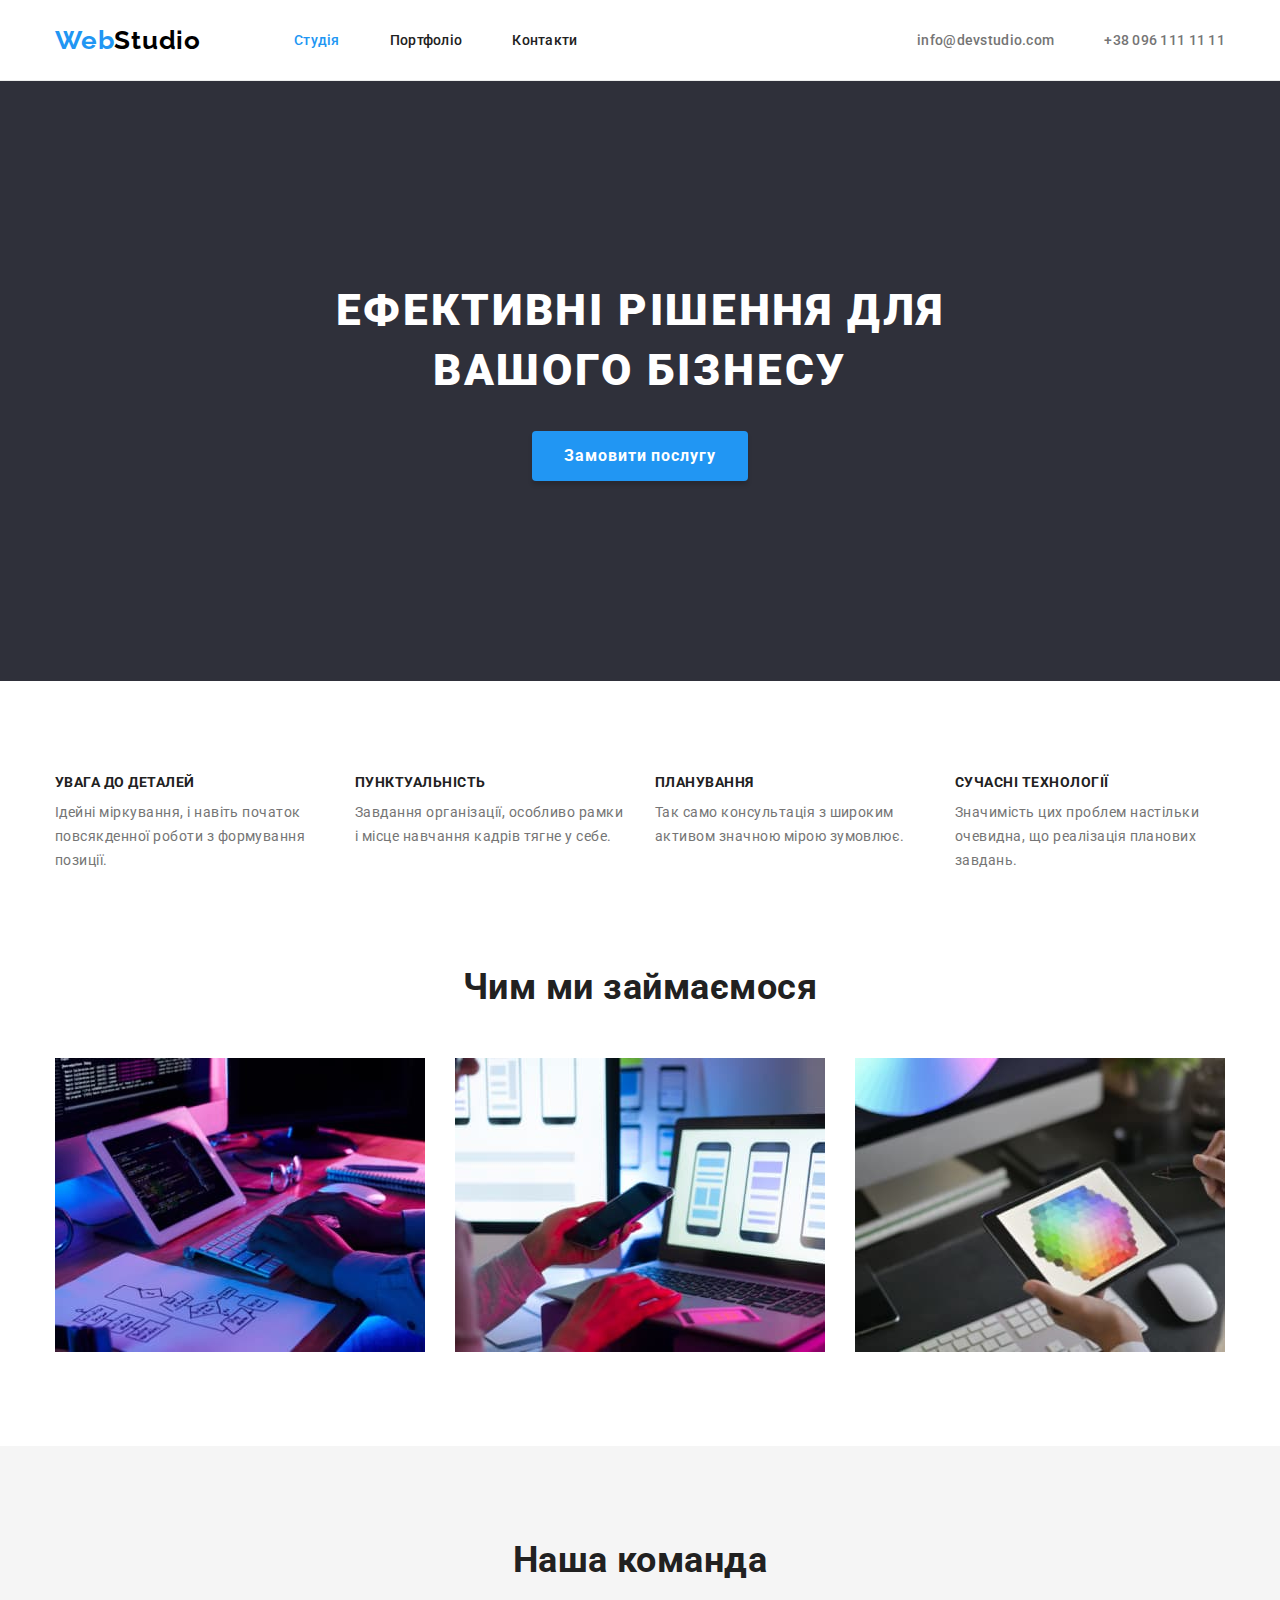
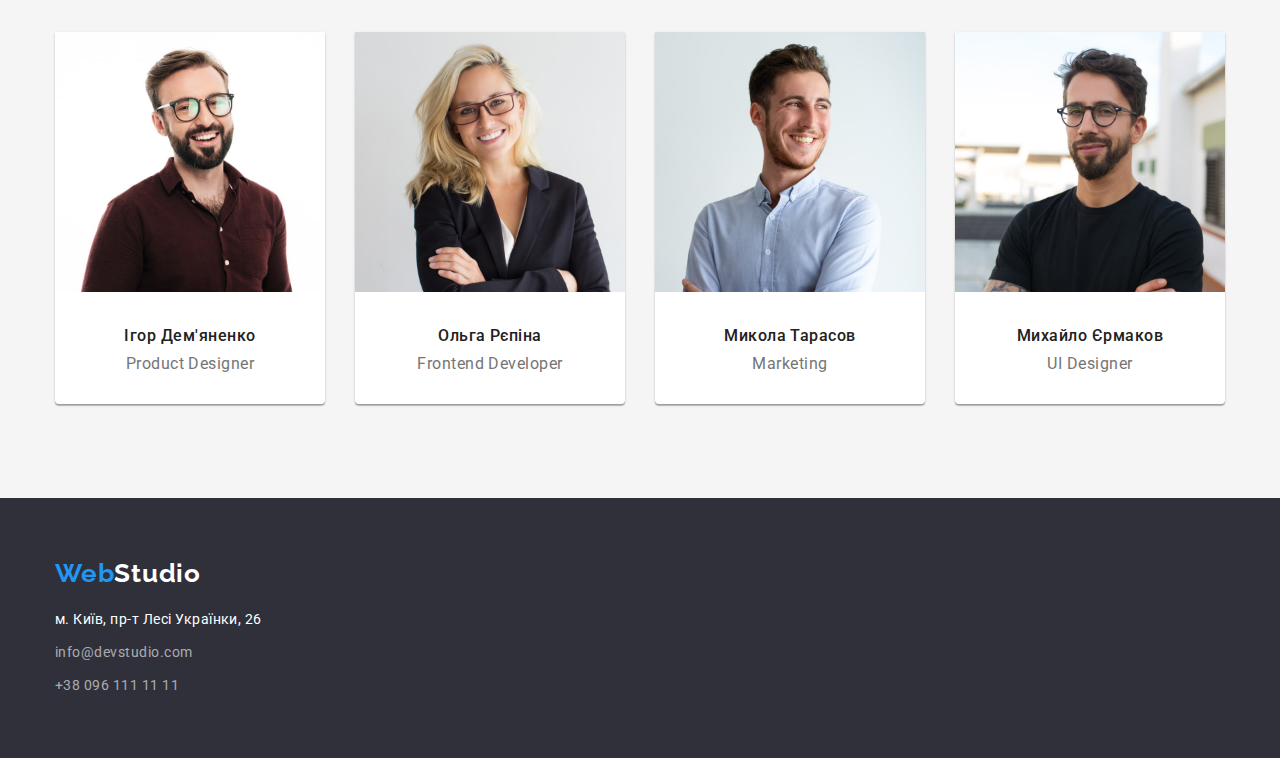
<file: index.html>
<!DOCTYPE html>
<html lang="uk-ua">
<head>
    <meta charset="UTF-8">
    <meta http-equiv="X-UA-Compatible" content="IE=edge">
    <meta name="viewport" content="width=device-width, initial-scale=1.0">
    <title>Студія</title>
    <!-- Підключаємо стилі -->
    <link rel="stylesheet" href="https://cdnjs.cloudflare.com/ajax/libs/modern-normalize/1.1.0/modern-normalize.min.css">
    <link rel="stylesheet" href="./css/styles.css">
    <link rel="stylesheet" href="https://fonts.googleapis.com/css2?family=Raleway:wght@700&family=Roboto:wght@400;500;700;900&display=swap">
</head>
<body>
   
<header class="headernav">
  <div class="container main-nav">
    <nav class="nav">
    <!-- Верхня лінія -->
    <!-- Лого -->
    <a href="./index.html" class="logo"><span>Web</span>Studio</a>
    <!-- Меню -->
    <ul class="nav">
      <li class="item"><a href="./index.html" class="site-nav--active">Студія</a></li>
      <li class="item"><a href="./portfolio.html" class="site-nav">Портфоліо</a></li>
      <li class="item"><a href="" class="site-nav">Контакти</a></li>
    </ul>
    </nav>
    <!-- Контакти -->
    <ul class="nav auth">
      <li class="item"><a href="mailto:info@devstudio.com" class="contact-nav">info@devstudio.com</a></li>
      <li class="item"><a href="tel:+380961111111" class="contact-nav">+38 096 111 11 11</a></li>
    </ul>
  </div>
</header>

<main>

<!-- Шапка -->
  <section class="headerbar">
    <h1 class="headerbar-titlle">Ефективні рішення для <br /> вашого бізнесу</h1>
    <button type="button" class="headerbar-btn">Замовити послугу</button>
  </section>

<!--Особливості--> 
  <section class="section">
    <h2 class="titlle-transparent">Особливості</h2>
    <div class="container">
      <ul class="feature">
        <!--Feature 1-->
        <li class="item">
          <h3 class="feature-titlle">УВАГА ДО ДЕТАЛЕЙ</h3>
          <p class="feature-text">Ідейні міркування, і навіть початок повсякденної роботи з формування позиції.</p>
        </li>
        <!--Feature 2-->
        <li class="item">
          <h3 class="feature-titlle">ПУНКТУАЛЬНІСТЬ</h3>
          <p class="feature-text">Завдання організації, особливо рамки і місце навчання кадрів тягне у себе.</p>
        </li>
        <!--Feature 3-->
        <li class="item">
          <h3 class="feature-titlle">ПЛАНУВАННЯ</h3>
          <p class="feature-text">Так само консультація з широким активом значною мірою зумовлює.</p>
        </li>
        <!--Feature 4-->
        <li class="item">
          <h3 class="feature-titlle">СУЧАСНІ ТЕХНОЛОГІЇ</h3>
          <p class="feature-text">Значимість цих проблем настільки очевидна, що реалізація планових завдань.</p>
        </li>
      </ul>
    </div>
  </section> 

<!--Чим ми займаємося--> 
  <section class="section no-padding">
    <div class="container">
      <h2 class="h2-trend">Чим ми займаємося</h2>
      <ul class="trend">
        <!--box 1-->
        <li class="item">
          <img class="card-image no-gap" src="./images/box-1.jpg" alt="Програмування" width="370" />
        </li>
        <!--box 2-->
        <li class="item">
          <img class="card-image no-gap" src="./images/box-2.jpg" alt="Розробка" width="370" />
        </li>
        <!--box 3-->
        <li class="item">
          <img class="card-image no-gap" src="./images/box-3.jpg" alt="Дизайн" width="370" />
        </li>
      </ul>
    </div>
   </section>

<!-- Наша команда -->
<section class="section team">
  <div class="container">
    <h2 class="h2-team">Наша команда</h2>
    <!-- team -->
    <ul class="team">
      <!-- team card 1 -->
      <li class="item">
        <img src="./images/img-1.jpg" alt="Ігор Дем'яненко" width="270" />
        <div class="team-content">
          <h3 class="team-titlle">Ігор Дем'яненко</h3>
          <p class="team-text">
            Product Designer
          </p>
        </div>
      </li>
      <!-- team card 2 -->
      <li class="item">
        <img src="./images/img-2.jpg" alt="Ольга Рєпіна" width="270" />
        <div class="team-content">
          <h3 class="team-titlle">Ольга Рєпіна</h3>
          <p class="team-text">
            Frontend Developer
          </p>
        </div>
      </li>
      <!-- team card 3 -->
      <li class="item">
        <img src="./images/img-3.jpg" alt="Микола Тарасов" width="270" />
        <div class="team-content">
          <h3 class="team-titlle">Микола Тарасов</h3>
          <p class="team-text">
            Marketing
          </p>
        </div>
      </li>
      <!-- team card 4 -->
      <li class="item">
        <img src="./images/img-4.jpg" alt="Михайло Єрмаков" width="270" />
        <div class="team-content">
          <h3 class="team-titlle">Михайло Єрмаков</h3>
          <p class="team-text">
            UI Designer
          </p>
        </div>
      </li>
    </ul>
  </div>
</section>
</main>

<!--Підвал-->
<footer class="footer">
  <div class="container">
    <!-- Лого -->
    <a href="./index.html" class="logo"><span>Web</span>Studio</a>
    <!-- Адреса -->
    <address class="footer-address">
      <a href="https://goo.gl/maps/QEQ5epvjVhX3P6UWA"
        target="_blank" rel="noopener noreferrer" class="footer-map">м. Київ, пр-т Лесі Українки, 26</a>
      <a href="mailto:info@devstudio.com" class="footer-contact">info@devstudio.com</a>
      <a href="tel:+380961111111" class="footer-contact">+38 096 111 11 11</a>
    </address>
  </div>
</footer>

</body>
</html>
</file>
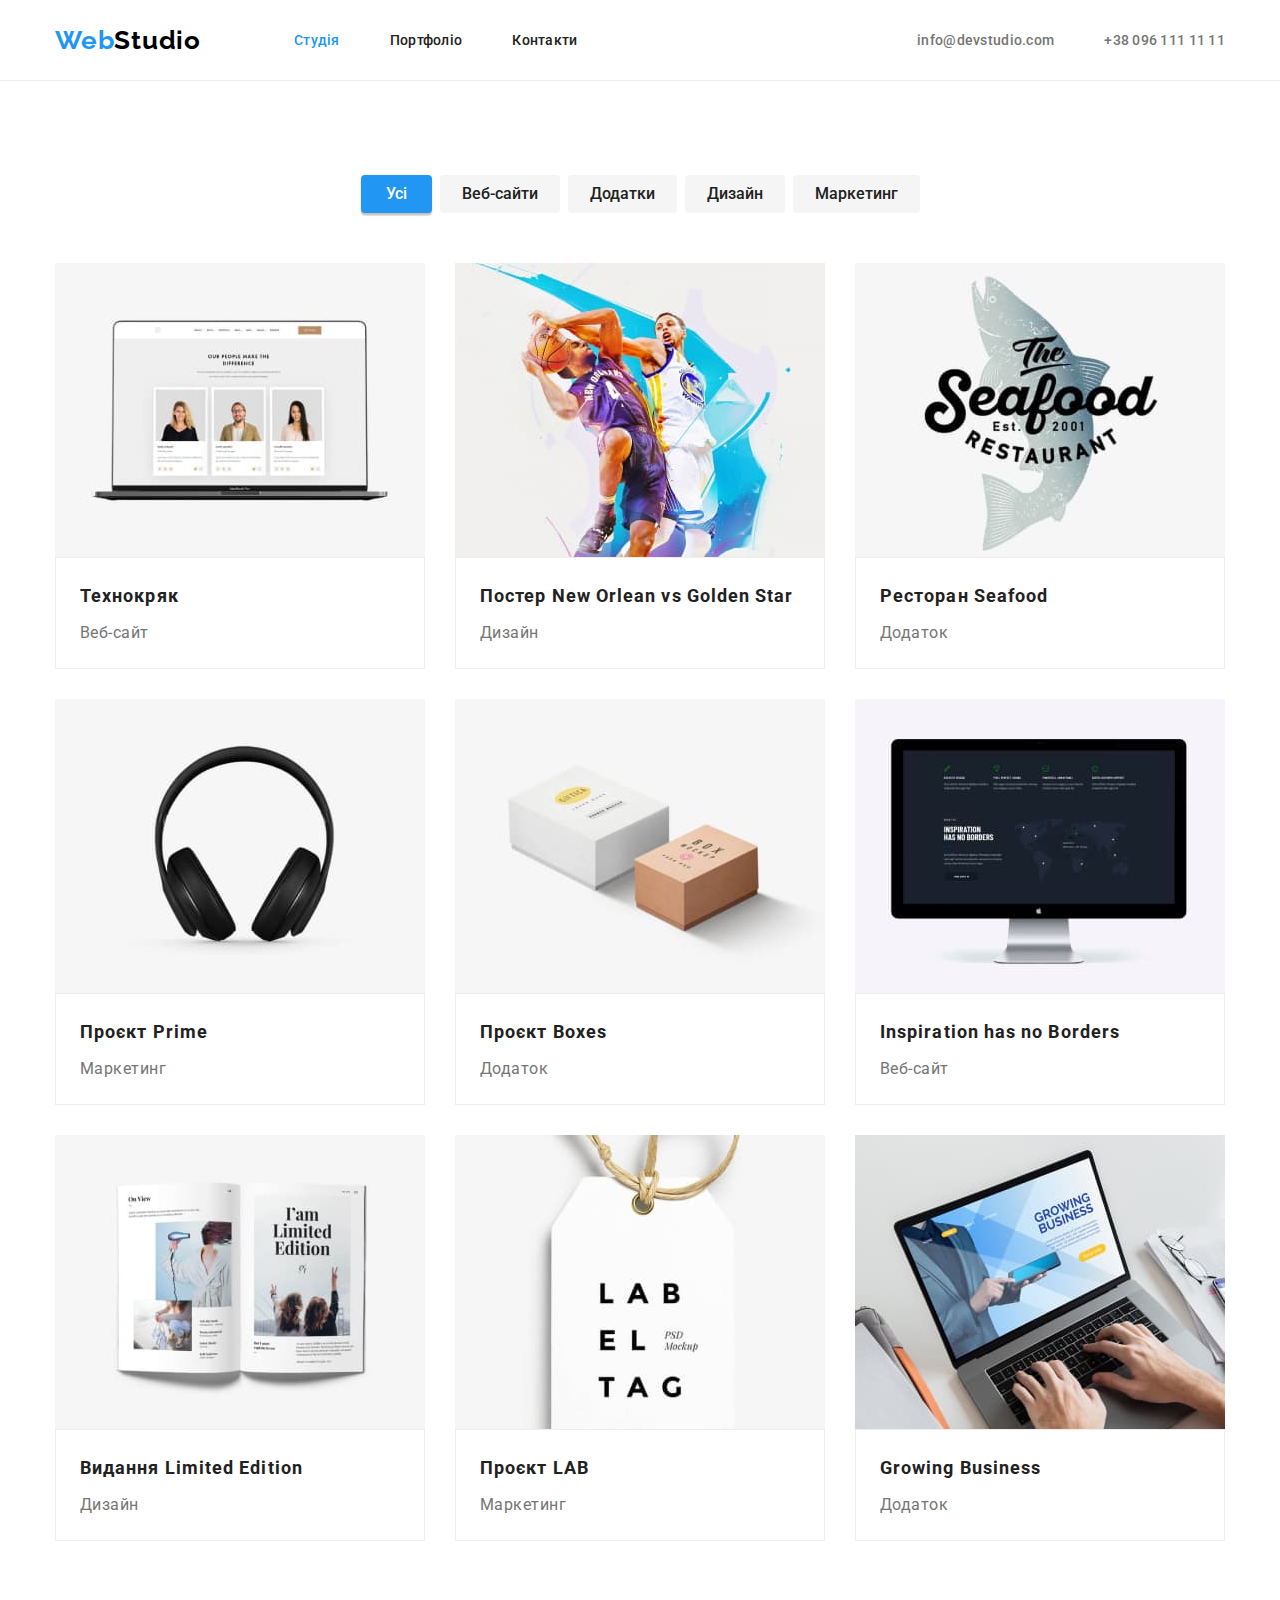
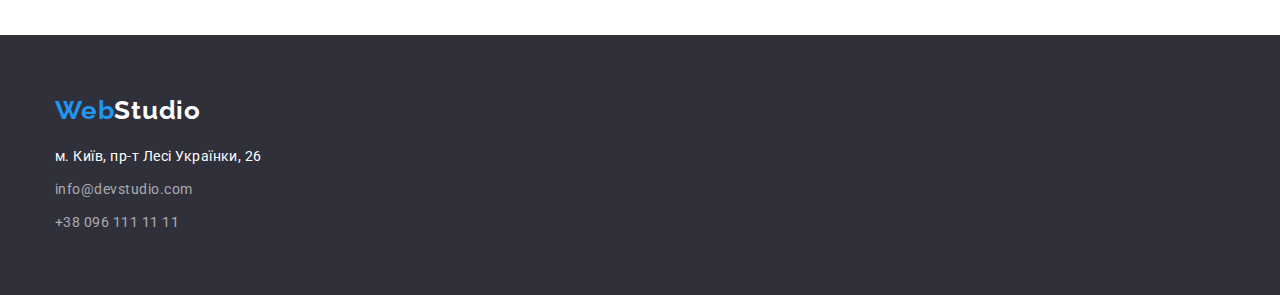
<file: portfolio.html>
<!DOCTYPE html>
<html lang="uk-ua">

<head>
    <meta charset="UTF-8">
    <meta http-equiv="X-UA-Compatible" content="IE=edge">
    <meta name="viewport" content="width=device-width, initial-scale=1.0">
    <title>Портфоліо</title>
    <!-- Підключаємо стилі -->
    <link rel="stylesheet" href="https://cdnjs.cloudflare.com/ajax/libs/modern-normalize/1.1.0/modern-normalize.min.css">
    <link rel="stylesheet" href="./css/styles.css">
    <link rel="stylesheet" href="https://fonts.googleapis.com/css2?family=Raleway:wght@700&family=Roboto:wght@400;500;700;900&display=swap">
</head>

<body>

<header class="headernav">
  <div class="container main-nav">
    <nav class="nav">
      <!-- Верхня лінія -->
      <!-- Лого -->
      <a href="./index.html" class="logo"><span>Web</span>Studio</a>
      <!-- Меню -->
      <ul class="nav">
        <li class="item"><a href="./index.html" class="site-nav--active">Студія</a></li>
        <li class="item"><a href="./portfolio.html" class="site-nav">Портфоліо</a></li>
        <li class="item"><a href="" class="site-nav">Контакти</a></li>
      </ul>
    </nav>
    <!-- Контакти -->
    <ul class="nav auth">
      <li class="item"><a href="mailto:info@devstudio.com" class="contact-nav">info@devstudio.com</a></li>
      <li class="item"><a href="tel:+380961111111" class="contact-nav">+38 096 111 11 11</a></li>
    </ul>
  </div>
</header>


<!-- Портфоліо -->
<main class="main">
    <section class="section">
    <div class="container">
      <h1 class="titlle-transparent">Портфоліо</h1>
      <!-- filters -->
      <ul class="project-button">
        <!-- filter 1 -->
        <li class="item">
          <button type="button" class="btn active">Усі</button>
        </li>
        <!-- filter 2 -->
        <li class="item">
          <button type="button" class="btn">Веб-сайти</button>
        </li>
        <!-- filter 3 -->
        <li class="item">
          <button type="button" class="btn">Додатки</button>
        </li>
        <!-- filter 4 -->
        <li class="item">
          <button type="button" class="btn">Дизайн</button>
        </li>
        <!-- filter 5 -->
        <li class="item">
          <button type="button" class="btn">Маркетинг</button>
        </li>
      </ul>
      
      <ul class="project">
        <!-- project 1 -->
        <li class="item">
          <img class="card-image no-gap" src="./images/portfolio/project-1.jpg" alt="Веб-сайт Технокряк" width="370" />
          <div class="project-content">
            <h2 class="project-titlle">Технокряк</h2>
            <p class="project-text">Веб-сайт</p>
         </div>
        </li>
        <!-- project 2 -->
        <li class="item">
          <img class="card-image no-gap" src="./images/portfolio/project-2.jpg" alt="Постер New Orlean vs Golden Star" width="370" />
          <div class="project-content">
            <h2 class="project-titlle">Постер New Orlean vs Golden Star</h2>
            <p class="project-text">Дизайн</p>
          </div>
        </li>
        <!-- project 3 -->
        <li class="item">
          <img class="card-image no-gap" src="./images/portfolio/project-3.jpg" alt="Додаток для ресторану Seafood" width="370" />
          <div class="project-content">
            <h2 class="project-titlle">Ресторан Seafood</h2>
            <p class="project-text">Додаток</p>
          </div>
        </li>
        <!-- project 4 -->
        <li class="item">
          <img class="card-image no-gap" src="./images/portfolio/project-4.jpg" alt="Проєкт Prime" width="370" />
          <div class="project-content">
            <h2 class="project-titlle">Проєкт Prime</h2>
            <p class="project-text">Маркетинг</p>
          </div>
        </li>
        <!-- project 5 -->
        <li class="item">
          <img class="card-image no-gap" src="./images/portfolio/project-5.jpg" alt="Проєкт Boxes" width="370" />
          <div class="project-content">
            <h2 class="project-titlle">Проєкт Boxes</h2>
            <p class="project-text">Додаток</p>
          </div>
        </li>
        <!-- project 6 -->
        <li class="item">
          <img class="card-image no-gap" src="./images/portfolio/project-6.jpg" alt="Веб-сайт Inspiration has no Borders" width="370" />
          <div class="project-content">
            <h2 class="project-titlle">Inspiration has no Borders</h2>
            <p class="project-text">Веб-сайт</p>
          </div>
        </li>
        <!-- project 7 -->
        <li class="item">
          <img class="card-image no-gap" src="./images/portfolio/project-7.jpg" alt="Видання Limited Edition" width="370" />
          <div class="project-content">
            <h2 class="project-titlle">Видання Limited Edition</h2>
            <p class="project-text">Дизайн</p>
          </div>
        </li>
        <!-- project 8 -->
        <li class="item">
          <img class="card-image no-gap" src="./images/portfolio/project-8.jpg" alt="Проєкт LAB" width="370" />
          <div class="project-content">
            <h2 class="project-titlle">Проєкт LAB</h2>
            <p class="project-text">Маркетинг</p>
          </div>
        </li>
        <!-- project 9 -->
        <li class="item">
          <img class="card-image no-gap" src="./images/portfolio/project-9.jpg" alt="Додаток Growing Business" width="370" />
          <div class="project-content">
            <h2 class="project-titlle">Growing Business</h2>
            <p class="project-text">Додаток</p>
          </div>
        </li>
      </ul>
    </div>
    </section>  
</main>

<!--Підвал-->
<footer class="footer">
  <div class="container">
    <!-- Лого -->
    <a href="./index.html" class="logo"><span>Web</span>Studio</a>
    <!-- Адреса -->
    <address class="footer-address">
      <a href="https://goo.gl/maps/QEQ5epvjVhX3P6UWA"
        target="_blank" rel="noopener noreferrer" class="footer-map">м. Київ, пр-т Лесі Українки, 26</a>
      <a href="mailto:info@devstudio.com" class="footer-contact">info@devstudio.com</a>
      <a href="tel:+380961111111" class="footer-contact">+38 096 111 11 11</a>
    </address>
  </div>
</footer>

</body>
</html>
</file>
<file: css/styles.css>
:root {
    --primery-text-color: #212121;
    --fundamental-text-color: #757575;
    --secondary-text-color: #000000;
    --sub-text-color: #FFFFFF;
    --accent-color: #2196F3;
    --primery-white-color: #F5F5F5;
    --secondary-white-color: #FFFFFF;
    --accent-white-color: #2F303A;
}
body {
    font-family: 'Roboto', sans-serif;
    letter-spacing: 0.03em;
    color: var(--primery-text-color);
    background-color: var(--secondary-white-color);
  }
h1,
h2,
h3,
h4,
h5,
h6,
p {
		margin-top: 0;
		margin-bottom: 0;
}
ul {
		padding: 0;
		margin: 0;
		list-style: none;
}
.container {
    margin-left: auto;
    margin-right: auto;
    width: 1200px;
		padding-left: 15px;
		padding-right: 15px;
    /* outline: 2px solid tomato; */
}
.section {
	  padding-top: 94px;
	  padding-bottom: 94px;
}
.section.no-padding {
	  padding-top: 0;
}
.card-image.no-gap {
	display: block;
}
h2 {
		margin-bottom: 50px;
    font-size: 36px;
    line-height: 1.16;
    text-align: center;
}
.titlle-transparent {
	display: none;
}

/* Button */
[type=button] {
	margin: 0;
	padding: 0;
}
.btn {
		padding: 6px 22px;
    font-family: inherit;
    font-size: inherit;
    line-height: 1.62;
    font-weight: 500;
    color: inherit;
    background-color: var(--primery-white-color);
    border: none;
    border-radius: 4px;
    cursor: pointer;
}
.btn:hover,
.btn:focus,
.btn:active {
    color: var(--secondary-white-color);
    background-color: var(--accent-color);
    box-shadow: 0px 3px 1px rgba(0, 0, 0, 0.1), 0px 1px 2px rgba(0, 0, 0, 0.08), 0px 2px 2px rgba(0, 0, 0, 0.12);
}
.btn.active {
	  padding: 6px 25px;
    color: var(--secondary-white-color);
    border: none;
    border-radius: 4px;
    background-color: var(--accent-color);
    box-shadow: 0px 3px 1px rgba(0, 0, 0, 0.1), 0px 1px 2px rgba(0, 0, 0, 0.08), 0px 2px 2px rgba(0, 0, 0, 0.12);
}

  /* Header */
.headernav {
    border-bottom: 1px solid #ECECEC;
  }
	.main-nav {
		display: flex;
	}
.logo {
		margin-right: 93px;
    font-family: 'Raleway', sans-serif;
    font-weight: 700;
    font-size: 26px;
    line-height: 1.17;
		letter-spacing: 0.03em;
    text-decoration: none;
    color: var(--secondary-text-color);
}
.logo span {
    color: var(--accent-color);
}
.nav {
	  display: flex;
		align-items: center;
    font-weight: 500;
    font-size: 14px;
    line-height: 1.17;
    letter-spacing: 0.02em;
    list-style: none;
}
.nav.auth {
	  margin-left: auto;
}
.nav .item + .item {
	  margin-left: 50px;
}
.site-nav {
	  display: block;
		padding-top: 32px;
		padding-bottom: 32px;
    text-decoration: none;
    color: inherit;
}
.site-nav--active {
	  display: block;
		padding-top: 32px;
		padding-bottom: 32px;
    color: var(--accent-color);
    text-decoration: none;
}
.site-nav:hover,
.site-nav:focus,
.site-nav:active {
    color: var(--accent-color);
}
.contact-nav {
	  display: block;
		padding-top: 32px;
		padding-bottom: 32px;
    color: #757575;
    text-decoration: none;
}
.contact-nav:hover,
.contact-nav:focus,
.contact-nav:active {
    color: var(--accent-color);
}

/* Main */
.headerbar {
	  padding-top: 200px;
	  padding-bottom: 200px;
    background-color: var(--accent-white-color);
		text-align: center;
}
.headerbar-titlle {
	  margin-bottom: 30px;
    font-weight: 900;
    font-size: 44px;
    line-height: 1.36;
    letter-spacing: 0.06em;
    text-transform: uppercase;
    color: var(--sub-text-color);
}
.headerbar-btn {
	  padding: 10px 32px;
    font-family: 'Roboto';
    font-weight: 700;
    font-size: inherit;
    line-height: 1.87;
    letter-spacing: 0.06em;
    color: var(--sub-text-color);
    background-color: var(--accent-color);
    box-shadow: 0px 4px 4px rgba(0, 0, 0, 0.15);
    border: none;
    border-radius: 4px;
    cursor: pointer;
}
.headerbar-btn:hover,
.headerbar-btn:focus,
.headerbar-btn:active {
    background: #188CE8;
}

/* Feature */

.feature {
	  display: flex;
}
.feature .item {
		width: 270px;
}
.feature .item + .item{
	margin-left: 30px;
}
.feature-titlle {
	  margin-bottom: 10px;
    font-size: 14px;
    line-height: 1.14;
    text-transform: uppercase;
}
.feature-text {
    font-size: 14px;
    line-height: 1.71;
    color: var(--fundamental-text-color);
}

/* Чим ми займаємося */

.trend {
	display: flex;
}
.trend .item+.item {
	margin-left: 30px;
}

/* Team */
.section.team {
	background: var(--primery-white-color);
}
.team {
	  display: flex;
    text-align: center;
}
.team .item {
	  background: #FFFFFF;
		box-shadow: 0px 1px 3px rgba(0, 0, 0, 0.12), 0px 1px 1px rgba(0, 0, 0, 0.14), 0px 2px 1px rgba(0, 0, 0, 0.2);
		border-radius: 0px 0px 4px 4px;
}
.team .item+.item {
	  margin-left: 30px;
}
.team-content {
	  padding-top: 30px;
	  padding-bottom: 30px;
	  line-height: 1.17;
}
.team-titlle {
		font-size: 16px;
		margin-bottom: 10px;
    font-weight: 500;
}
.team-text {
	  font-size: 16px;
    color: var(--fundamental-text-color);
}

/* Project */
.project {
	display: flex;
	flex-wrap: wrap;
}
.project-button {
	display: flex;
	justify-content: center;
	margin-bottom: 50px;
}
.project-button .item + .item {
    margin-left: 8px;
}
.project .item {
    width: calc((100% - 60px) / 3);
	  margin-right: 30px;
	  margin-bottom: 30px;
}
.project .item:nth-child(3n) {
	  margin-right: 0;
}
.project .item:nth-last-child(-n+3) {
	margin-bottom: 0;
}
.project-content {
	padding: 20px 24px;
	border: 1px solid #EEEEEE;
}
.project-titlle {
	  margin-bottom: 4px;
    font-size: 18px;
    line-height: 2;
    letter-spacing: 0.06em;
		text-align: inherit;
}
.project-text {
    font-size: 16px;
    line-height: 1.87;
    font-weight: 400;
    color: var(--fundamental-text-color);
}

/* Footer */
.footer {
	  padding: 60px 0;
    background-color: var(--accent-white-color);
}
.footer .logo {
    color: var(--sub-text-color);
}
.footer-address {
		margin-top: 20px;
    font-weight: 400;
    font-size: 14px;
    line-height: 1.71;
    font-style: normal;
}
.footer-contact {
	  display: block;
	  margin-top: 9px;
    text-decoration: none;
    color: rgba(255, 255, 255, 0.6);
}
.footer-map {
		display: block;
    text-decoration: none;
    color: var(--sub-text-color);
}
.footer-contact:hover,.footer-map:hover,
.footer-contact:focus, .footer-map:focus {
    color: var(--accent-color);
}
</file>
